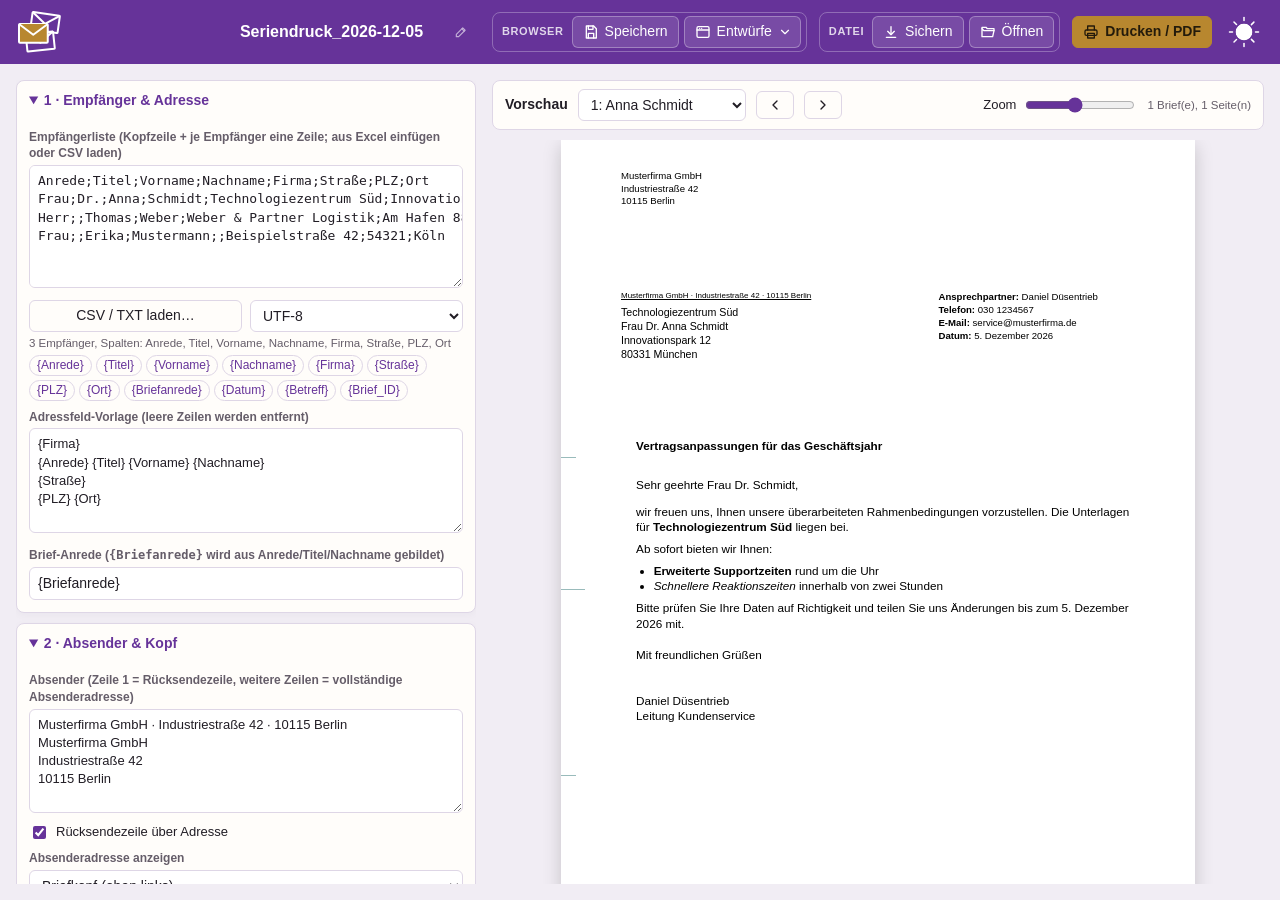
<file: index.html>
<!doctype html>
<html lang="de">
  <head>
    <meta charset="UTF-8" />
    <meta name="viewport" content="width=device-width, initial-scale=1" />
    <meta name="theme-color" content="#663399" />
    <meta http-equiv="Content-Security-Policy" content="default-src 'self'; connect-src 'self'; style-src 'self' 'unsafe-inline'; font-src 'self'; img-src 'self' data: blob:; script-src 'self' 'unsafe-inline'; worker-src 'self'; manifest-src 'self'; object-src 'none'; base-uri 'self'" />
    <title>Seriendruck Brief-Generator v3</title>
    <link rel="icon" type="image/svg+xml" href="icon.svg" />
    <link rel="apple-touch-icon" href="icons/apple-touch-icon.png" />
    <link rel="manifest" href="manifest.webmanifest" />
    <link rel="stylesheet" href="styles.css" />
  </head>
  <body>
    <svg xmlns="http://www.w3.org/2000/svg" width="0" height="0" style="position: absolute" aria-hidden="true">
      <defs>
        <symbol id="i-save" viewBox="0 0 24 24">
          <path d="M5 3h11l4 4v14H5z" />
          <path d="M8 3v5h7V3" />
          <path d="M8 21v-7h8v7" />
        </symbol>
        <symbol id="i-drafts" viewBox="0 0 24 24">
          <rect x="3" y="4" width="18" height="16" rx="2" />
          <path d="M3 9h18" />
          <path d="M7 6.5h.01M10 6.5h.01" />
        </symbol>
        <symbol id="i-chevron" viewBox="0 0 24 24"><path d="m6 9 6 6 6-6" /></symbol>
        <symbol id="i-pencil" viewBox="0 0 24 24">
          <path d="M4 20h4L19 9l-4-4L4 16z" />
          <path d="m13.5 6.5 4 4" />
        </symbol>
        <symbol id="i-plus" viewBox="0 0 24 24"><path d="M12 5v14M5 12h14" /></symbol>
        <symbol id="i-star" viewBox="0 0 24 24"><path d="m12 3 2.8 5.7 6.2.9-4.5 4.4 1.1 6.2L12 17.2 6.4 20.2l1.1-6.2L3 9.6l6.2-.9z" /></symbol>
        <symbol id="i-trash" viewBox="0 0 24 24">
          <path d="M4 7h16" />
          <path d="M9 7V4h6v3" />
          <path d="M6 7l1 13h10l1-13" />
          <path d="M10 11v5M14 11v5" />
        </symbol>
        <symbol id="i-download" viewBox="0 0 24 24">
          <path d="M12 4v11" />
          <path d="m7 11 5 5 5-5" />
          <path d="M5 20h14" />
        </symbol>
        <symbol id="i-folder" viewBox="0 0 24 24">
          <path d="M3 7V5h6l2 2h10v3" />
          <path d="M3 7v12h16l2-9H6z" />
        </symbol>
        <symbol id="i-print" viewBox="0 0 24 24">
          <path d="M7 9V3h10v6" />
          <rect x="3" y="9" width="18" height="8" rx="2" />
          <path d="M7 14h10v7H7z" />
        </symbol>
        <symbol id="i-alignleft" viewBox="0 0 24 24"><path d="M4 6h16M4 10h10M4 14h16M4 18h10" /></symbol>
        <symbol id="i-justify" viewBox="0 0 24 24"><path d="M4 6h16M4 10h16M4 14h16M4 18h16" /></symbol>
        <symbol id="i-prev" viewBox="0 0 24 24"><path d="m15 6-6 6 6 6" /></symbol>
        <symbol id="i-next" viewBox="0 0 24 24"><path d="m9 6 6 6-6 6" /></symbol>
      </defs>
    </svg>
    <header>
      <h1 class="brand">
        <svg class="logo" viewBox="13 9 192 176" fill="none" stroke="currentColor" stroke-width="8" stroke-linejoin="round" role="img" aria-label="Seriendruck">
          <g class="env env-back">
            <rect x="75" y="25" width="110" height="70" rx="3" />
            <path d="M 75 25 L 130 65 L 185 25" />
          </g>
          <g class="env env-mid">
            <rect x="55" y="100" width="110" height="70" rx="3" />
            <path d="M 55 100 L 110 140 L 165 100" />
          </g>
          <g class="env env-front">
            <rect x="25" y="65" width="115" height="75" rx="4" />
            <path d="M 25 65 L 82 108 L 140 65" />
          </g>
        </svg>
      </h1>
      <div class="header-group document-group">
        <div class="doc-title">
          <input type="text" id="docName" placeholder="Unbenannter Entwurf" aria-label="Name des Entwurfs" title="Name des Entwurfs – auch Dateiname für Export und PDF" autocomplete="off" />
          <svg class="ico doc-edit" aria-hidden="true"><use href="#i-pencil" /></svg>
        </div>
        <span id="draftStatus" class="draft-status" role="status"></span>
      </div>
      <div class="header-group store-group" role="group" aria-label="Im Browser gespeichert">
        <span class="group-label" title="Entwürfe liegen nur in diesem Browser">Browser</span>
        <button onclick="draftSave()" title="Entwurf im Browser speichern">
          <svg class="ico" aria-hidden="true"><use href="#i-save" /></svg>Speichern
        </button>
        <div class="draft-menu-wrap">
          <button id="draftMenuBtn" type="button" aria-haspopup="true" aria-expanded="false" aria-controls="draftMenu" title="Gespeicherte Entwürfe">
            <svg class="ico" aria-hidden="true"><use href="#i-drafts" /></svg>Entwürfe<svg class="ico chev" aria-hidden="true"><use href="#i-chevron" /></svg>
          </button>
          <div id="draftMenu" class="draft-menu" role="menu" hidden>
            <button type="button" role="menuitem" class="dm-act" onclick="draftNew()">
              <svg class="ico" aria-hidden="true"><use href="#i-plus" /></svg>Neuer Entwurf
            </button>
            <button type="button" role="menuitem" class="dm-act" onclick="draftExample()">
              <svg class="ico" aria-hidden="true"><use href="#i-star" /></svg>Beispiel-Brief
            </button>
            <div class="dm-sep"></div>
            <div id="draftList"></div>
          </div>
        </div>
      </div>
      <div class="header-group store-group" role="group" aria-label="Datei auf der Festplatte">
        <span class="group-label" title="JSON-Dateien auf deiner Festplatte">Datei</span>
        <button onclick="exportJSON()" title="Als .json-Datei auf der Festplatte sichern">
          <svg class="ico" aria-hidden="true"><use href="#i-download" /></svg>Sichern
        </button>
        <button onclick="$('jin').click()" title=".json-Datei von der Festplatte öffnen">
          <svg class="ico" aria-hidden="true"><use href="#i-folder" /></svg>Öffnen</button
        ><input type="file" id="jin" accept=".json" hidden onchange="importJSON(event)" />
      </div>
      <button class="go" onclick="doPrint()" title="Alle Briefe drucken oder als PDF speichern">
        <svg class="ico" aria-hidden="true"><use href="#i-print" /></svg>Drucken / PDF
      </button>
      <button class="theme-toggle" id="themeToggle" type="button" aria-label="Dunkelmodus" aria-pressed="false" title="Hell / Dunkel">
        <svg xmlns="http://www.w3.org/2000/svg" viewBox="0 0 32 32" fill="currentColor" aria-hidden="true">
          <mask id="theme-toggle-mask" maskUnits="userSpaceOnUse" x="0" y="0" width="32" height="32">
            <rect width="32" height="32" fill="black" />
            <circle cx="16" cy="16" r="8.5" fill="white" />
            <circle id="moon-cutout" cx="16" cy="16" r="9.5" fill="black" />
          </mask>
          <g class="moon-shape" mask="url(#theme-toggle-mask)"><circle cx="16" cy="16" r="8.5" /></g>
          <g class="sun-beams" stroke="currentColor" stroke-width="1.5" stroke-linecap="round">
            <path d="M16 4.5v-3" />
            <path d="M16 30.5v-3" />
            <path d="M1.5 16h3" />
            <path d="M27.5 16h3" />
            <path d="m23.4 8.6 2.5-2.5" />
            <path d="m6 26 2.5-2.5" />
            <path d="m6 6 2.5 2.5" />
            <path d="m23.4 23.4 2.5 2.5" />
          </g>
        </svg>
      </button>
    </header>
    <main>
      <div id="side">
        <div id="warn"></div>

        <details open>
          <summary>1 · Empfänger &amp; Adresse</summary>
          <label>Empfängerliste (Kopfzeile + je Empfänger eine Zeile; aus Excel einfügen oder CSV laden)</label>
          <textarea id="rec" rows="6" style="font-family: monospace; white-space: pre; overflow: auto" data-k></textarea>
          <div class="row" style="margin-top: 6px">
            <button onclick="$('csv').click()">CSV / TXT laden…</button><input type="file" id="csv" accept=".csv,.txt,.tsv" hidden onchange="loadCSV(event)" />
            <select id="enc" data-k title="Zeichenkodierung der Datei">
              <option value="utf-8">UTF-8</option>
              <option value="windows-1252">Windows-1252 (Excel DE)</option>
            </select>
          </div>
          <p class="hint" id="recInfo"></p>
          <div class="chips" id="chips"></div>
          <label>Adressfeld-Vorlage (leere Zeilen werden entfernt)</label>
          <textarea id="addrT" rows="5" data-k></textarea>
          <label>Brief-Anrede (<code>{Briefanrede}</code> wird aus Anrede/Titel/Nachname gebildet)</label>
          <input type="text" id="salT" data-k />
        </details>

        <details open>
          <summary>2 · Absender &amp; Kopf</summary>
          <label>Absender (Zeile 1 = Rücksendezeile, weitere Zeilen = vollständige Absenderadresse)</label>
          <textarea id="sender" rows="5" data-k></textarea>
          <label class="cb"><input type="checkbox" id="oRet" data-k /> Rücksendezeile über Adresse</label>
          <label>Absenderadresse anzeigen</label>
          <select id="sendPos" data-k>
            <option value="head">Briefkopf (oben links)</option>
            <option value="info">Informationsblock (rechts, oberhalb)</option>
            <option value="foot">Fußzeile</option>
            <option value="none">Nicht anzeigen</option>
          </select>
          <label>Vermerk (z. B. „Einschreiben", in der Zusatzzone)</label>
          <input type="text" id="vermerk" data-k />
          <div class="row">
            <div><label>Datum</label><input type="text" id="date" data-k /></div>
            <div><label>Betreff</label><input type="text" id="subj" data-k /></div>
          </div>
          <label class="cb"><input type="checkbox" id="oAutoDate" data-k /> Datum automatisch (heute; Handeingabe nur bei ausgeschaltet)</label>
          <label class="cb"><input type="checkbox" id="oInfo" data-k /> Informationsblock anzeigen</label>
          <label>Informationsblock (je Zeile „Bezeichnung: Wert")</label>
          <textarea id="infoT" rows="4" data-k></textarea>
          <label class="cb"><input type="checkbox" id="oDate" data-k /> Datum im Informationsblock</label>
          <label class="cb"><input type="checkbox" id="oId" data-k /> Brief-ID anzeigen</label>
          <div class="row">
            <div><label>Brief-ID Präfix</label><input type="text" id="idPre" data-k /></div>
            <div><label>Startnummer</label><input type="text" id="idStart" data-k /></div>
          </div>
          <label class="cb"><input type="checkbox" id="oLogo" data-k /> Logo anzeigen</label>
          <div class="row">
            <button onclick="$('logoIn').click()">Logo laden…</button
            ><button
              onclick="
                logo = null;
                upd();
              "
            >
              Logo entfernen
            </button>
          </div>
          <div class="row">
            <div><label for="logoW">Breite (mm)</label><input type="number" id="logoW" min="1" max="170" step="1" value="60" data-k /></div>
            <div><label for="logoH">Höhe (mm)</label><input type="number" id="logoH" min="1" max="280" step="1" value="20" data-k /></div>
          </div>
          <div class="row">
            <div><label for="logoTop">Abstand oben (mm)</label><input type="number" id="logoTop" min="0" max="280" step="1" value="10" data-k /></div>
            <div><label for="logoRight">Abstand rechts (mm)</label><input type="number" id="logoRight" min="0" max="190" step="1" value="20" data-k /></div>
          </div>
          <input type="file" id="logoIn" accept="image/*" hidden onchange="loadLogo(event)" />
        </details>

        <details open>
          <summary>3 · Brieftext</summary>
          <div id="tb">
            <button onmousedown="event.preventDefault()" onclick="cmd('bold')"><b>B</b></button>
            <button onmousedown="event.preventDefault()" onclick="cmd('italic')"><i>I</i></button>
            <button onmousedown="event.preventDefault()" onclick="cmd('underline')"><u>U</u></button>
            <button onmousedown="event.preventDefault()" onclick="cmd('justifyLeft')" title="Linksbündig" aria-label="Linksbündig">
              <svg class="ico" aria-hidden="true"><use href="#i-alignleft" /></svg>
            </button>
            <button onmousedown="event.preventDefault()" onclick="cmd('justifyFull')" title="Blocksatz" aria-label="Blocksatz">
              <svg class="ico" aria-hidden="true"><use href="#i-justify" /></svg>
            </button>
            <button onmousedown="event.preventDefault()" onclick="cmd('insertUnorderedList')">• Liste</button>
            <button onmousedown="event.preventDefault()" onclick="cmd('insertOrderedList')">1. Liste</button>
            <button onmousedown="event.preventDefault()" onclick="cmd('removeFormat')">Tx</button>
            <button onmousedown="event.preventDefault()" onclick="pbreak()" class="accent-text">+ Seitenumbruch</button>
          </div>
          <div id="ed" contenteditable="true"></div>
          <p class="hint">Platzhalter per Klick einfügen: siehe Chips oben. Gilt in allen Textfeldern.</p>
          <label>Grußformel &amp; Signatur</label>
          <textarea id="clos" rows="4" data-k></textarea>
          <label class="cb"><input type="checkbox" id="oAtt" data-k /> Anlagen / Verteiler anzeigen</label>
          <textarea id="att" rows="2" data-k placeholder="Anlagen: …"></textarea>
        </details>

        <details open>
          <summary>4 · Layout &amp; Ausgabe</summary>
          <label>Layout-Vorlage (ändert nur das Aussehen, nicht die Inhalte)</label>
          <select id="layout" data-k>
            <option value="business">Geschäftsbrief – Absender links oben</option>
            <option value="private">Privatbrief – Absender rechts oben</option>
            <option value="center">Zentriert – Absender mittig</option>
            <option value="line">Linie – Absender links mit feiner Trennlinie</option>
          </select>
          <label class="cb"><input type="checkbox" id="oMono" data-k /> Monogramm anzeigen (entfällt bei geladenem Logo)</label>
          <input type="text" id="monoT" data-k maxlength="3" placeholder="Monogramm (leer = Initialen des Absenders)" />
          <div class="row">
            <div>
              <label>Norm-Form</label
              ><select id="form" data-k>
                <option value="B">Form B (Adresse 45 mm)</option>
                <option value="A">Form A (Adresse 27 mm)</option>
              </select>
            </div>
            <div>
              <label>Schriftart</label
              ><select id="ff" data-k>
                <option>Arial</option>
                <option>Roboto</option>
                <option>Open Sans</option>
                <option>Times New Roman</option>
                <option>Calibri</option>
              </select>
            </div>
          </div>
          <div class="row">
            <div>
              <label>Schriftgröße</label
              ><select id="fs" data-k>
                <option>10pt</option>
                <option selected>11pt</option>
                <option>12pt</option>
              </select>
            </div>
            <div>
              <label>Zeilenabstand</label
              ><select id="lh" data-k>
                <option>1.15</option>
                <option selected>1.3</option>
                <option>1.5</option>
              </select>
            </div>
          </div>
          <label class="cb"><input type="checkbox" id="oFmPrev" data-k /> Falz-/Lochmarken in der Vorschau</label>
          <label class="cb"><input type="checkbox" id="oFmPrint" data-k /> Falz-/Lochmarken im Ausdruck (Blankopapier)</label>
          <label class="cb"><input type="checkbox" id="oNum" data-k /> Seitenzahl „Seite x von y"</label>
          <label class="cb"><input type="checkbox" id="oCont" data-k /> Kopf auf Folgeseiten</label>
          <label class="cb"><input type="checkbox" id="oFoot" data-k /> Fußzeile anzeigen</label>
          <textarea id="foot" rows="2" data-k></textarea>
          <label>Druckumfang</label>
          <select id="scope" data-k>
            <option value="all">Alle Briefe</option>
            <option value="one">Nur angezeigten Brief</option>
          </select>
        </details>
      </div>

      <section id="pv">
        <div id="bar">
          <b>Vorschau</b>
          <select id="sel" onchange="render()"></select>
          <button onclick="step(-1)" title="Vorheriger Brief" aria-label="Vorheriger Brief">
            <svg class="ico" aria-hidden="true"><use href="#i-prev" /></svg></button
          ><button onclick="step(1)" title="Nächster Brief" aria-label="Nächster Brief">
            <svg class="ico" aria-hidden="true"><use href="#i-next" /></svg>
          </button>
          <label class="cb" style="margin: 0 0 0 auto">Zoom <input type="range" id="zoom" min="40" max="130" value="80" oninput="zoomIt()" style="width: 110px" /></label>
          <span id="pgInfo" class="hint"></span>
        </div>
        <div id="stage"><div id="view"></div></div>
      </section>
    </main>
    <div id="printArea"></div>
    <div id="toast"></div>

    <script src="app.js" defer></script>
  </body>
</html>
</file>
<file: styles.css>
:root {
        color-scheme: light;
        --ink: #211d25;
        --mute: #655d69;
        --line: #ded6e6;
        --bg: #f1edf4;
        --card: #fffdfa;
        --control: #fff;
        --soft: #eee8f3;
        --hover: #f5effa;
        --acc: #663399;
        --header: #663399;
        --acc2: #b8872f;
        --accent-text: #805b16;
        --warn-bg: #fff4e0;
        --warn-line: #e3b866;
        --warn-ink: #4a3513;
        --focus: #8d5fc0;
      }
      body[data-theme='dark'] {
        color-scheme: dark;
        --ink: #f3edf7;
        --mute: #c1b4cb;
        --line: #493b54;
        --bg: #19151e;
        --card: #251e2b;
        --control: #1e1825;
        --soft: #302638;
        --hover: #382b43;
        --acc: #c19be0;
        --header: #3a254c;
        --acc2: #d5ad5d;
        --accent-text: #e4c47d;
        --warn-bg: #3a2d19;
        --warn-line: #8d6d32;
        --warn-ink: #f5e4bd;
        --focus: #c19be0;
      }
      * {
        box-sizing: border-box;
      }
      body {
        margin: 0;
        background: var(--bg);
        color: var(--ink);
        font: 14px/1.4 Arial, sans-serif;
        transition: background-color 0.18s ease, color 0.18s ease;
      }
      header {
        position: sticky;
        top: 0;
        z-index: 9;
        background: var(--header);
        color: #fff;
        padding: 10px 16px;
        display: flex;
        flex-wrap: wrap;
        gap: 8px 12px;
        align-items: center;
      }
      header .brand {
        margin: 0 auto 0 0;
        display: flex;
        color: #fff;
      }
      header .brand svg {
        display: block;
        height: 44px;
        width: auto;
        overflow: visible;
      }
      .logo .env {
        transform-box: view-box;
        transition: transform 0.45s cubic-bezier(0.34, 1.4, 0.64, 1);
        animation: env-in 0.7s cubic-bezier(0.34, 1.4, 0.64, 1) backwards;
      }
      .logo .env-back {
        transform-origin: 135px 55px;
        transform: rotate(8deg);
        animation-delay: 0.05s;
      }
      .logo .env-mid {
        transform-origin: 110px 135px;
        transform: rotate(-6deg);
        animation-delay: 0.15s;
      }
      .logo .env-front {
        fill: var(--acc2);
        animation-delay: 0.25s;
      }
      .brand:hover .env-back,
      .brand:focus-visible .env-back {
        transform: translate(10px, -8px) rotate(15deg);
      }
      .brand:hover .env-mid,
      .brand:focus-visible .env-mid {
        transform: translate(4px, 8px) rotate(-13deg);
      }
      .brand:hover .env-front,
      .brand:focus-visible .env-front {
        transform: translate(-4px, 0);
      }
      @keyframes env-in {
        from {
          opacity: 0;
          transform: translate(-30px, 0) rotate(0deg);
        }
      }
      @media (prefers-reduced-motion: reduce) {
        .logo .env {
          animation: none;
          transition: none;
        }
      }
      .header-group {
        display: flex;
        flex-wrap: wrap;
        gap: 5px;
        align-items: center;
      }
      .ico {
        width: 16px;
        height: 16px;
        flex: none;
        fill: none;
        stroke: currentColor;
        stroke-width: 2;
        stroke-linecap: round;
        stroke-linejoin: round;
      }
      button:has(> .ico) {
        display: inline-flex;
        align-items: center;
        gap: 6px;
      }
      .doc-title {
        position: relative;
        display: flex;
        align-items: center;
      }
      header #docName {
        background: transparent;
        border-color: transparent;
        color: #fff;
        font-weight: 700;
        font-size: 16px;
        padding: 4px 26px 4px 6px;
        text-overflow: ellipsis;
        min-width: 0;
        max-width: 42vw;
      }
      header #docName::placeholder {
        color: rgba(255, 255, 255, 0.65);
      }
      header #docName:hover {
        border-color: rgba(255, 255, 255, 0.3);
      }
      header #docName:focus {
        background: rgba(255, 255, 255, 0.14);
        border-color: rgba(255, 255, 255, 0.5);
      }
      .doc-edit {
        position: absolute;
        right: 7px;
        opacity: 0.6;
        pointer-events: none;
        width: 14px;
        height: 14px;
      }
      #docName:focus + .doc-edit {
        opacity: 0;
      }
      .draft-status {
        font-size: 12px;
        white-space: nowrap;
        opacity: 0.85;
      }
      .draft-status.dirty {
        color: #f3d38a;
        opacity: 1;
      }
      .chev {
        width: 14px;
        height: 14px;
        margin-right: -2px;
      }
      .draft-menu-wrap {
        position: relative;
      }
      .draft-menu {
        position: absolute;
        top: calc(100% + 8px);
        left: 0;
        z-index: 20;
        min-width: 240px;
        max-width: min(320px, 90vw);
        max-height: 60vh;
        overflow: auto;
        padding: 6px;
        background: var(--card);
        color: var(--ink);
        border: 1px solid var(--line);
        border-radius: 10px;
        box-shadow: 0 8px 24px rgba(0, 0, 0, 0.3);
      }
      .draft-menu[hidden] {
        display: none;
      }
      header .draft-menu button {
        background: transparent;
        color: var(--ink);
        border-color: transparent;
        text-align: left;
      }
      header .draft-menu button:hover {
        background: var(--hover);
      }
      .draft-menu .dm-act,
      .draft-menu .dm-open {
        width: 100%;
      }
      .dm-sep {
        height: 1px;
        background: var(--line);
        margin: 6px 2px;
      }
      .dm-row {
        display: flex;
        gap: 2px;
        align-items: center;
      }
      .dm-open {
        flex: 1;
        min-width: 0;
        overflow: hidden;
        text-overflow: ellipsis;
        white-space: nowrap;
      }
      header .draft-menu .dm-del {
        flex: none;
        padding: 6px;
        color: var(--mute);
      }
      header .draft-menu .dm-del:hover {
        color: #d64545;
      }
      .dm-empty {
        margin: 6px 8px;
        font-size: 12px;
        color: var(--mute);
      }
      body.theme-fade,
      body.theme-fade *,
      body.theme-fade *::before,
      body.theme-fade *::after {
        transition: background-color 0.35s ease, color 0.35s ease, border-color 0.35s ease, fill 0.35s ease, stroke 0.35s ease !important;
      }
      body.theme-fade .theme-toggle #moon-cutout,
      body.theme-fade .theme-toggle .moon-shape,
      body.theme-fade .theme-toggle .sun-beams {
        transition: transform 0.5s cubic-bezier(0.4, 0, 0.2, 1), opacity 0.3s ease !important;
      }
      .store-group {
        padding: 3px 5px 3px 9px;
        border: 1px solid rgba(255, 255, 255, 0.28);
        border-radius: 8px;
      }
      .group-label {
        font-size: 11px;
        font-weight: 700;
        letter-spacing: 0.6px;
        text-transform: uppercase;
        opacity: 0.8;
        margin-right: 3px;
      }
      header .theme-toggle {
        background: none;
        border: none;
        padding: 4px;
        margin: 0;
        color: #fff;
        cursor: pointer;
        display: flex;
        border-radius: 8px;
      }
      header .theme-toggle:hover {
        background: rgba(255, 255, 255, 0.16);
      }
      .theme-toggle:focus-visible {
        outline: 3px solid #fff;
        outline-offset: 2px;
      }
      .theme-toggle svg {
        display: block;
        width: 32px;
        height: 32px;
        overflow: visible;
      }
      .theme-toggle #moon-cutout {
        transform: translate(14px, -14px);
        transform-box: view-box;
        transform-origin: 16px 16px;
        transition: transform 0.5s cubic-bezier(0.4, 0, 0.2, 1);
      }
      .theme-toggle .moon-shape {
        transform-box: view-box;
        transform-origin: 16px 16px;
        transition: transform 0.5s cubic-bezier(0.4, 0, 0.2, 1);
      }
      .theme-toggle .sun-beams {
        transform-origin: 16px 16px;
        transition: transform 0.5s cubic-bezier(0.4, 0, 0.2, 1), opacity 0.3s ease;
      }
      .theme-toggle.is-dark #moon-cutout {
        transform: translate(5px, 0);
      }
      .theme-toggle.is-dark .moon-shape {
        transform: rotate(-30deg);
      }
      .theme-toggle.is-dark .sun-beams {
        transform: scale(0) rotate(90deg);
        opacity: 0;
      }
      @media (prefers-reduced-motion: reduce) {
        .theme-toggle * {
          transition-duration: 0.01ms !important;
        }
      }
      button,
      select,
      input,
      textarea {
        font: inherit;
      }
      button {
        cursor: pointer;
        border: 1px solid var(--line);
        background: var(--card);
        color: var(--ink);
        border-radius: 6px;
        padding: 5px 10px;
        transition: background-color 0.15s ease, border-color 0.15s ease;
      }
      button:hover {
        background: var(--hover);
      }
      header button {
        background: rgba(255, 255, 255, 0.12);
        color: #fff;
        border-color: rgba(255, 255, 255, 0.3);
      }
      header button:hover {
        background: rgba(255, 255, 255, 0.25);
      }
      header .go {
        background: var(--acc2);
        border-color: var(--acc2);
        color: #241b0b;
        font-weight: 700;
      }
      header .go:hover {
        background: #d3aa5b;
      }
      :focus-visible {
        outline: 3px solid var(--focus);
        outline-offset: 2px;
      }
      header :focus-visible {
        outline-color: #fff;
      }
      main {
        display: grid;
        grid-template-columns: minmax(380px, 460px) 1fr;
        gap: 16px;
        padding: 16px;
        align-items: start;
      }
      @media screen and (min-width: 1001px) {
        body {
          display: flex;
          flex-direction: column;
          height: 100vh;
          height: 100dvh;
          overflow: hidden;
        }
        header {
          position: relative;
          flex: none;
        }
        main {
          flex: 1;
          min-height: 0;
          align-items: stretch;
        }
        #side {
          min-height: 0;
          overflow-y: auto;
          overscroll-behavior: contain;
        }
        #pv {
          min-height: 0;
          overflow: hidden;
        }
        #stage {
          flex: 1;
          min-height: 0;
          overscroll-behavior: contain;
        }
      }
      @media (max-width: 1000px) {
        main {
          grid-template-columns: 1fr;
        }
      }
      #side {
        display: flex;
        flex-direction: column;
        gap: 10px;
      }
      details {
        background: var(--card);
        border: 1px solid var(--line);
        border-radius: 8px;
        padding: 0 12px;
        box-shadow: 0 2px 8px rgba(34, 20, 45, 0.035);
      }
      summary {
        cursor: pointer;
        font-weight: 700;
        padding: 10px 0;
        color: var(--acc);
      }
      details[open] {
        padding-bottom: 12px;
      }
      label {
        display: block;
        font-size: 12px;
        font-weight: 600;
        color: var(--mute);
        margin: 8px 0 3px;
      }
      label.cb {
        display: flex;
        gap: 7px;
        align-items: center;
        font-size: 13px;
        color: var(--ink);
        font-weight: 400;
        margin: 4px 0;
      }
      input[type='text'],
      select,
      textarea {
        width: 100%;
        border: 1px solid var(--line);
        border-radius: 6px;
        padding: 6px 8px;
        background: var(--control);
        color: var(--ink);
      }
      input[type='checkbox'],
      input[type='range'] {
        accent-color: var(--acc);
      }
      textarea {
        resize: vertical;
        font-size: 13px;
      }
      .row {
        display: grid;
        grid-template-columns: 1fr 1fr;
        gap: 8px;
      }
      .hint {
        font-size: 11.5px;
        color: var(--mute);
        margin: 3px 0;
      }
      .chips {
        display: flex;
        flex-wrap: wrap;
        gap: 4px;
        margin: 4px 0;
      }
      .chips button {
        padding: 1px 7px;
        font-size: 12px;
        border-radius: 99px;
        color: var(--acc);
      }
      #tb {
        display: flex;
        flex-wrap: wrap;
        gap: 3px;
        border: 1px solid var(--line);
        border-bottom: 0;
        border-radius: 6px 6px 0 0;
        padding: 4px;
        background: var(--soft);
      }
      #tb button {
        padding: 2px 8px;
      }
      #ed {
        min-height: 170px;
        max-height: 320px;
        overflow: auto;
        border: 1px solid var(--line);
        border-radius: 0 0 6px 6px;
        background: var(--control);
        color: var(--ink);
        padding: 8px 10px;
        font-size: 13.5px;
      }
      #ed hr[data-break] {
        border: 0;
        border-top: 2px dashed var(--acc2);
        margin: 14px 0;
        overflow: visible;
        height: 0;
        position: relative;
      }
      #ed hr[data-break]::after {
        content: 'Seitenumbruch';
        position: absolute;
        right: 0;
        top: -9px;
        background: var(--control);
        color: var(--accent-text);
        font-size: 11px;
        padding: 0 6px;
      }
      #ed ul,
      #ed ol {
        margin: 0.4em 0;
        padding-left: 1.4em;
      }
      #warn {
        background: var(--warn-bg);
        border: 1px solid var(--warn-line);
        border-radius: 8px;
        padding: 8px 12px;
        font-size: 12.5px;
        color: var(--warn-ink);
      }
      #warn:empty {
        display: none;
      }
      #pv {
        display: flex;
        flex-direction: column;
        gap: 10px;
        min-width: 0;
      }
      #bar {
        display: flex;
        flex-wrap: wrap;
        gap: 10px;
        align-items: center;
        background: var(--card);
        border: 1px solid var(--line);
        border-radius: 8px;
        padding: 8px 12px;
        z-index: 5;
      }
      #bar select {
        width: auto;
        max-width: 260px;
      }
      #stage {
        overflow: auto;
        padding-bottom: 30px;
      }
      .accent-text {
        color: var(--accent-text);
      }
      #view {
        transform-origin: top left;
      }
      #printArea {
        position: absolute;
        left: -99999px;
        top: 0;
        width: 210mm;
      }
      .page {
        width: 210mm;
        height: 297mm;
        background: #fff;
        position: relative;
        overflow: hidden;
        margin: 0 auto 18px;
        box-shadow: 0 6px 22px rgba(0, 0, 0, 0.18);
        color: #000;
        line-height: var(--lh);
        font-size: var(--fs);
        font-family: var(--ff);
      }
      .page .abs {
        position: absolute;
      }
      .main {
        position: absolute;
        left: 25mm;
        right: 20mm;
        overflow: hidden;
      }
      .main > * {
        margin: 0;
      }
      .addr {
        left: 20mm;
        width: 85mm;
        height: 45mm;
        font-size: 10pt;
        line-height: 1.3;
      }
      .ret {
        font-size: 7.5pt;
        text-decoration: underline;
        margin-bottom: 1.5mm;
        white-space: nowrap;
        overflow: hidden;
      }
      .info {
        left: 125mm;
        right: 15mm;
        font-size: 9pt;
        line-height: 1.35;
      }
      .info b {
        font-weight: 700;
      }
      .subj {
        font-weight: 700;
        margin-bottom: 8mm;
      }
      .body p,
      .body div {
        margin: 0 0 0.55em;
      }
      .body ul,
      .body ol {
        margin: 0.3em 0 0.6em;
        padding-left: 1.5em;
      }
      .body ul {
        list-style: disc;
      }
      .body ol {
        list-style: decimal;
      }
      .clos {
        margin-top: 1.4em;
        white-space: pre-line;
      }
      .att {
        margin-top: 1.2em;
        font-size: 0.9em;
        white-space: pre-line;
      }
      .foot {
        left: 25mm;
        right: 20mm;
        bottom: 10mm;
        font-size: 8pt;
        color: #444;
        border-top: 0.3mm solid #bbb;
        padding-top: 1.5mm;
        display: flex;
        justify-content: space-between;
        gap: 8mm;
        line-height: 1.3;
      }
      .cont {
        left: 25mm;
        right: 20mm;
        top: 12mm;
        font-size: 8pt;
        color: #777;
        display: flex;
        justify-content: space-between;
        gap: 8mm;
      }
      .cont span:nth-child(2) {
        flex: 1;
        text-align: center;
      }
      .sendhead {
        left: 20mm;
        width: 85mm;
        line-height: 1.3;
        overflow: hidden;
      }
      .fm {
        left: 0;
        height: 0;
        border-top: 0.3mm solid #888;
      }
      .fm.sc {
        border-top-color: #9bb;
      }
      .lay-private .sendhead {
        left: 105mm;
        text-align: right;
      }
      .lay-center .sendhead {
        left: 62mm;
        width: 86mm;
        text-align: center;
      }
      .rule {
        left: 20mm;
        right: 20mm;
        height: 0;
        border-top: 0.3mm solid #888;
      }
      .mono {
        top: 10mm;
        right: 20mm;
        width: 14mm;
        height: 14mm;
        border: 0.3mm solid #333;
        border-radius: 50%;
        display: flex;
        align-items: center;
        justify-content: center;
        font: 10pt/1 var(--ff);
        letter-spacing: 0.4pt;
      }
      .lay-private .mono,
      .lay-center .mono {
        right: auto;
        left: 20mm;
      }
      .logo {
        object-fit: contain;
      }
      .empty {
        padding: 30px;
        text-align: center;
        color: var(--mute);
      }
      #toast {
        position: fixed;
        right: 16px;
        bottom: 16px;
        background: #222;
        color: #fff;
        padding: 9px 14px;
        border-radius: 8px;
        opacity: 0;
        transition: opacity 0.25s;
        pointer-events: none;
        z-index: 99;
      }
      #toast.err {
        background: #a12a1d;
      }
      #toast.on {
        opacity: 1;
      }
      @media print {
        @page {
          size: A4 portrait;
          margin: 0;
        }
        html,
        body {
          background: #fff;
        }
        body {
          display: block;
          height: auto;
          overflow: visible;
        }
        header,
        main,
        #toast {
          display: none !important;
        }
        #printArea {
          position: static;
          left: auto;
          width: auto;
        }
        .page {
          margin: 0;
          box-shadow: none;
          break-after: page;
          page-break-after: always;
        }
        .page:last-child {
          break-after: auto;
          page-break-after: auto;
        }
        .fm.sc {
          display: none;
        }
        body.nofmprint .fm {
          display: none;
        }
      }
      @media (max-width: 650px) {
        header {
          padding: 8px 10px;
          gap: 7px;
        }
        header .brand {
          margin-right: auto;
        }
        .store-group {
          flex: 1 1 100%;
        }
        .document-group {
          flex: 1 1 100%;
        }
        header #docName {
          flex: 1;
          min-width: 0;
        }
        main {
          padding: 10px;
          gap: 10px;
        }
      }
</file>
